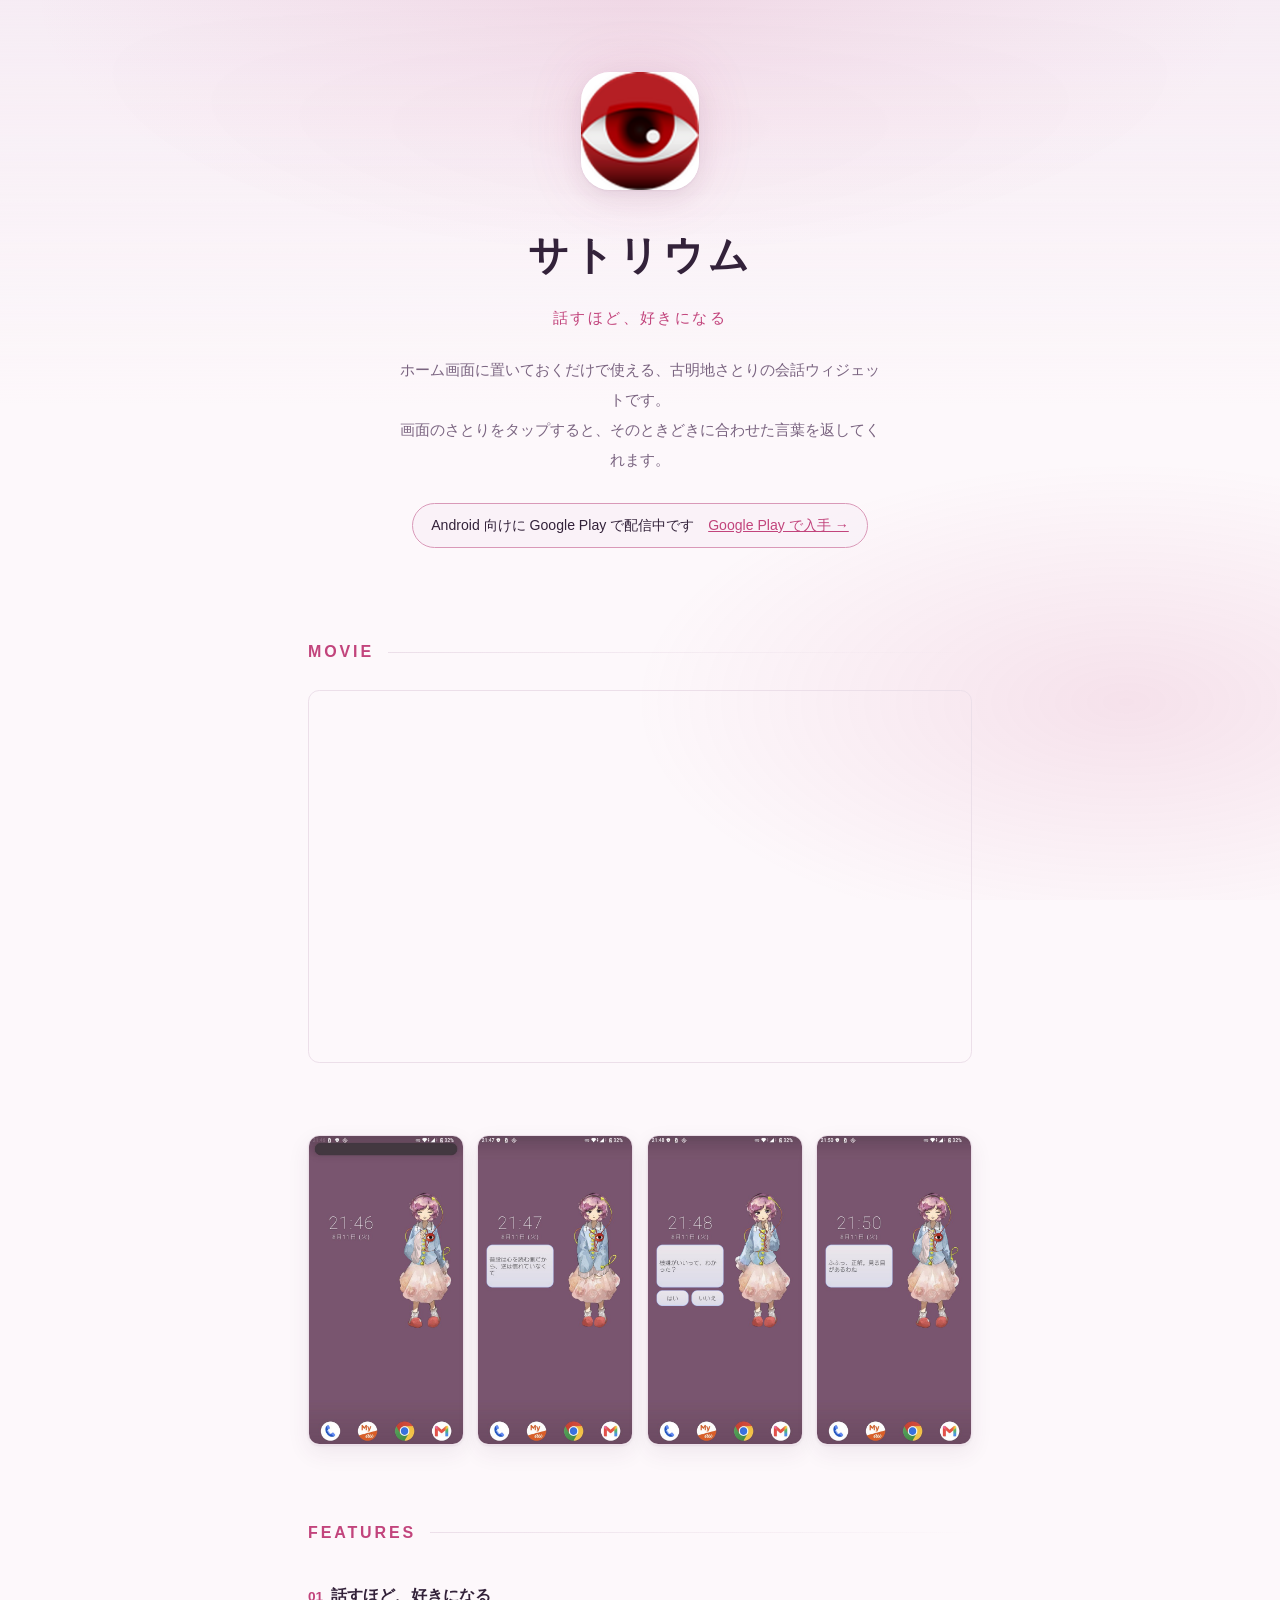
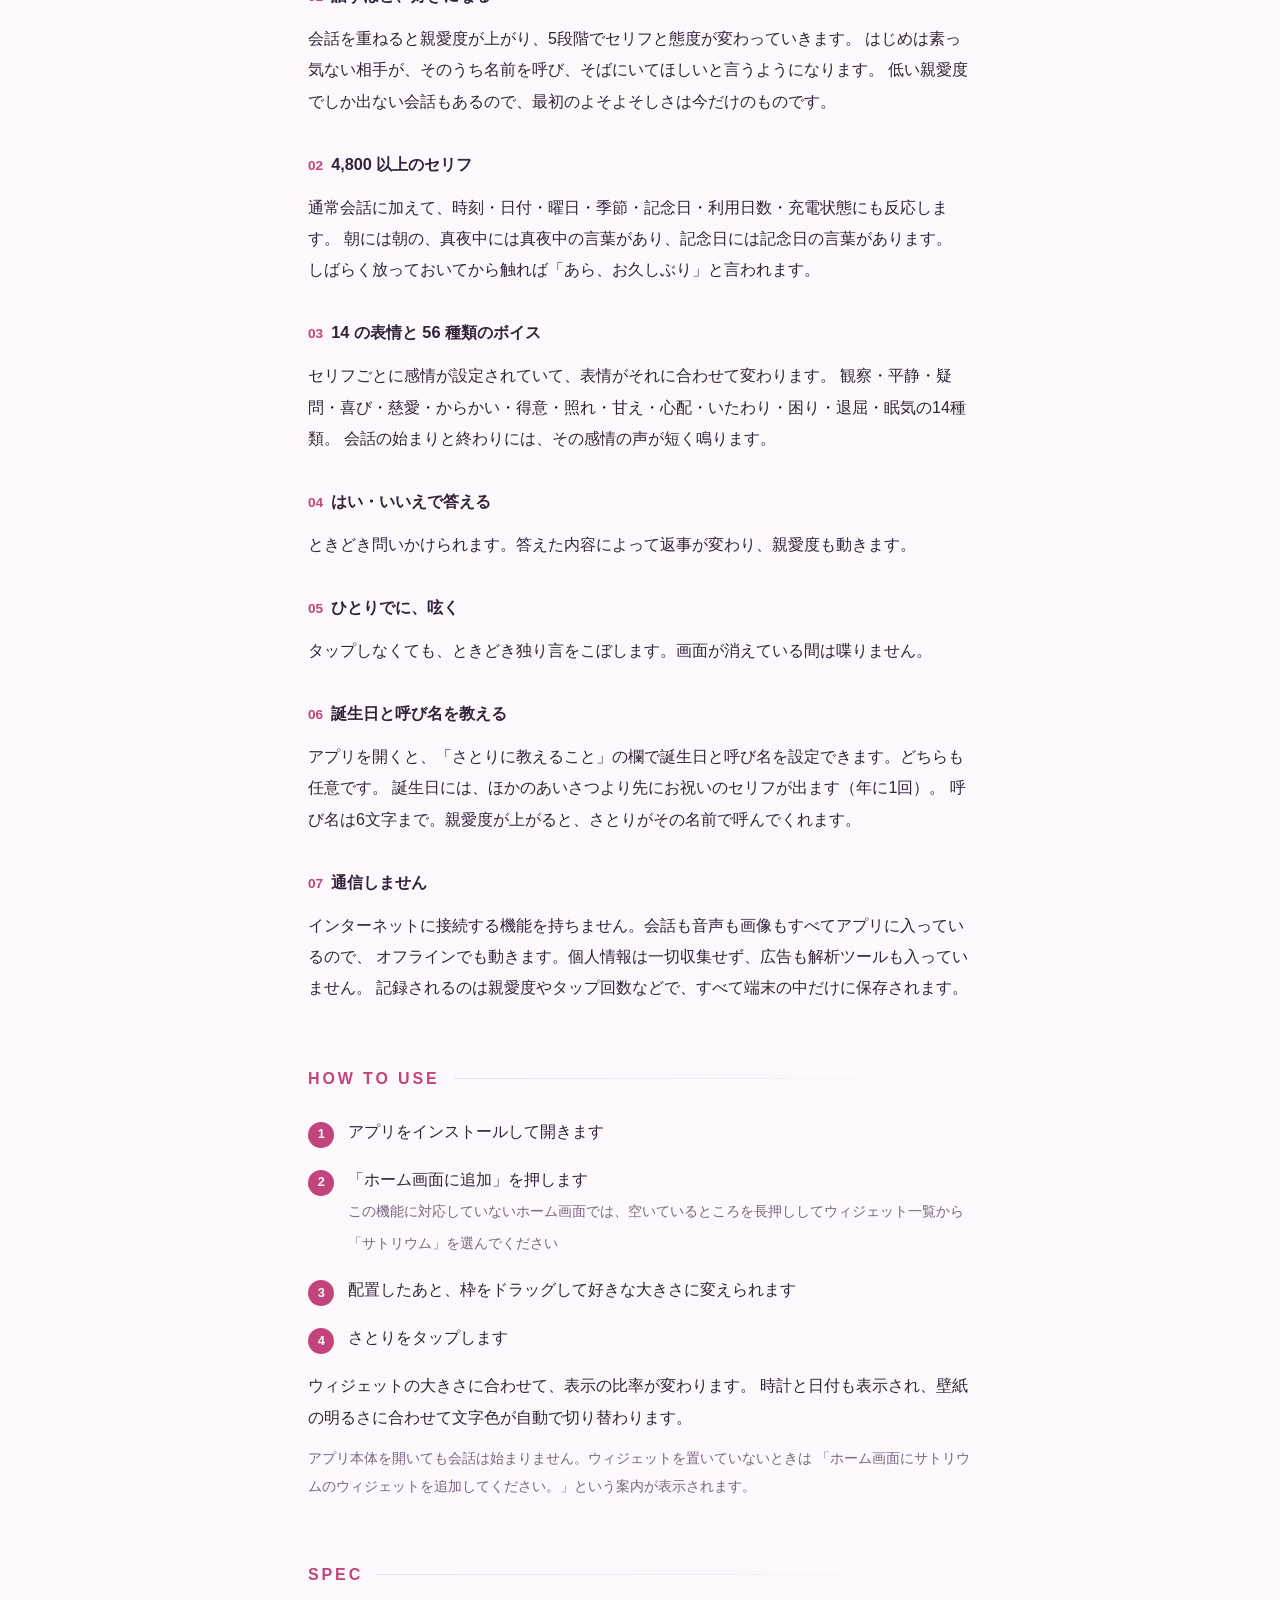
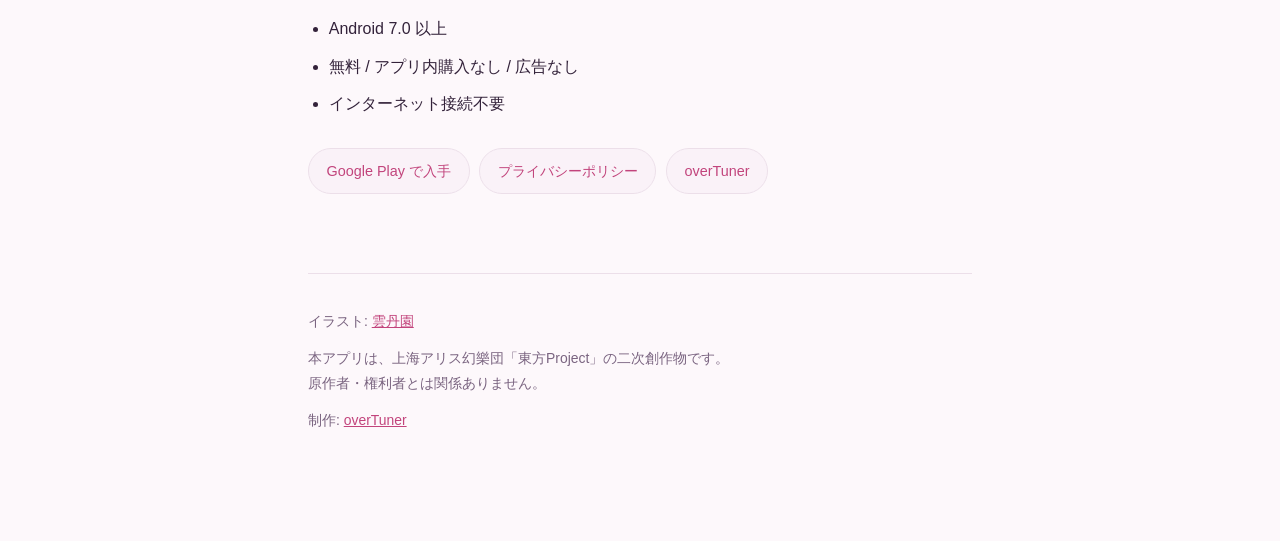
<file: satorium/index.html>
<!DOCTYPE html>
<html lang="ja">
<head>
<meta charset="utf-8">
<meta name="viewport" content="width=device-width, initial-scale=1">
<title>サトリウム — ホーム画面の会話ウィジェット</title>
<meta name="description" content="ホーム画面のさとりをタップすると話しかけてくれる会話ウィジェット。話すほど、好きになる。Android向け・無料・通信なし。">
<link rel="icon" href="../assets/satorium/icon.png">
<link rel="stylesheet" href="../assets/satorium/site.css">
</head>
<body>

<header class="hero">
  <div class="wrap">
    <img class="icon" src="../assets/satorium/icon.png" alt="">
    <h1>サトリウム</h1>
    <p class="catch">話すほど、好きになる</p>
    <p class="lede">
      ホーム画面に置いておくだけで使える、古明地さとりの会話ウィジェットです。<br>
      画面のさとりをタップすると、そのときどきに合わせた言葉を返してくれます。
    </p>

    <p class="badge">
      Android 向けに Google Play で配信中です　<a href="https://play.google.com/store/apps/details?id=tadao.app" rel="noopener">Google Play で入手 →</a>
    </p>
  </div>
</header>

<main class="wrap">

<section>
  <h2>MOVIE</h2>
  <div class="pv" id="pv">
    <iframe src="https://www.youtube-nocookie.com/embed/Cvk1449eIws"
            title="サトリウム 紹介動画" loading="lazy"
            allow="accelerometer; autoplay; clipboard-write; encrypted-media; gyroscope; picture-in-picture"
            allowfullscreen></iframe>
  </div>
</section>

<section>
  <div class="shots">
    <img src="../assets/satorium/shot_1_idle.jpg" alt="ホーム画面に置いたサトリウムのウィジェット" loading="lazy">
    <img src="../assets/satorium/shot_2_talk.jpg" alt="タップして会話しているところ" loading="lazy">
    <img src="../assets/satorium/shot_3_choice.jpg" alt="はい・いいえで答える問いかけ" loading="lazy">
    <img src="../assets/satorium/shot_4_answer.jpg" alt="答えに応じた返事" loading="lazy">
  </div>
</section>

<section>
  <h2>FEATURES</h2>

  <h3><span class="n">01</span>話すほど、好きになる</h3>
  <p>
    会話を重ねると親愛度が上がり、5段階でセリフと態度が変わっていきます。
    はじめは素っ気ない相手が、そのうち名前を呼び、そばにいてほしいと言うようになります。
    低い親愛度でしか出ない会話もあるので、最初のよそよそしさは今だけのものです。
  </p>

  <h3><span class="n">02</span>4,800 以上のセリフ</h3>
  <p>
    通常会話に加えて、時刻・日付・曜日・季節・記念日・利用日数・充電状態にも反応します。
    朝には朝の、真夜中には真夜中の言葉があり、記念日には記念日の言葉があります。
    しばらく放っておいてから触れば「あら、お久しぶり」と言われます。
  </p>

  <h3><span class="n">03</span>14 の表情と 56 種類のボイス</h3>
  <p>
    セリフごとに感情が設定されていて、表情がそれに合わせて変わります。
    観察・平静・疑問・喜び・慈愛・からかい・得意・照れ・甘え・心配・いたわり・困り・退屈・眠気の14種類。
    会話の始まりと終わりには、その感情の声が短く鳴ります。
  </p>

  <h3><span class="n">04</span>はい・いいえで答える</h3>
  <p>
    ときどき問いかけられます。答えた内容によって返事が変わり、親愛度も動きます。
  </p>

  <h3><span class="n">05</span>ひとりでに、呟く</h3>
  <p>
    タップしなくても、ときどき独り言をこぼします。画面が消えている間は喋りません。
  </p>

  <h3><span class="n">06</span>誕生日と呼び名を教える</h3>
  <p>
    アプリを開くと、「さとりに教えること」の欄で誕生日と呼び名を設定できます。どちらも任意です。
    誕生日には、ほかのあいさつより先にお祝いのセリフが出ます（年に1回）。
    呼び名は6文字まで。親愛度が上がると、さとりがその名前で呼んでくれます。
  </p>

  <h3><span class="n">07</span>通信しません</h3>
  <p>
    インターネットに接続する機能を持ちません。会話も音声も画像もすべてアプリに入っているので、
    オフラインでも動きます。個人情報は一切収集せず、広告も解析ツールも入っていません。
    記録されるのは親愛度やタップ回数などで、すべて端末の中だけに保存されます。
  </p>
</section>

<section>
  <h2>HOW TO USE</h2>
  <ol class="steps">
    <li>アプリをインストールして開きます</li>
    <li>
      「ホーム画面に追加」を押します<br>
      <span class="muted">この機能に対応していないホーム画面では、空いているところを長押ししてウィジェット一覧から「サトリウム」を選んでください</span>
    </li>
    <li>配置したあと、枠をドラッグして好きな大きさに変えられます</li>
    <li>さとりをタップします</li>
  </ol>
  <p>
    ウィジェットの大きさに合わせて、表示の比率が変わります。
    時計と日付も表示され、壁紙の明るさに合わせて文字色が自動で切り替わります。
  </p>
  <p class="muted">
    アプリ本体を開いても会話は始まりません。ウィジェットを置いていないときは
    「ホーム画面にサトリウムのウィジェットを追加してください。」という案内が表示されます。
  </p>
</section>

<section>
  <h2>SPEC</h2>
  <ul>
    <li>Android 7.0 以上</li>
    <li>無料 / アプリ内購入なし / 広告なし</li>
    <li>インターネット接続不要</li>
  </ul>

  <ul class="chips">
    <li><a href="https://play.google.com/store/apps/details?id=tadao.app" rel="noopener">Google Play で入手</a></li>
    <li><a href="privacy.html">プライバシーポリシー</a></li>
    <li><a href="../index.html">overTuner</a></li>
  </ul>
</section>

<footer>
  <p>イラスト: <a href="https://azure692677.studio.site/" rel="noopener">雲丹園</a></p>
  <p>
    本アプリは、上海アリス幻樂団「東方Project」の二次創作物です。<br>
    原作者・権利者とは関係ありません。
  </p>
  <p>制作: <a href="../index.html">overTuner</a></p>
</footer>

</main>


</body>
</html>
</file>
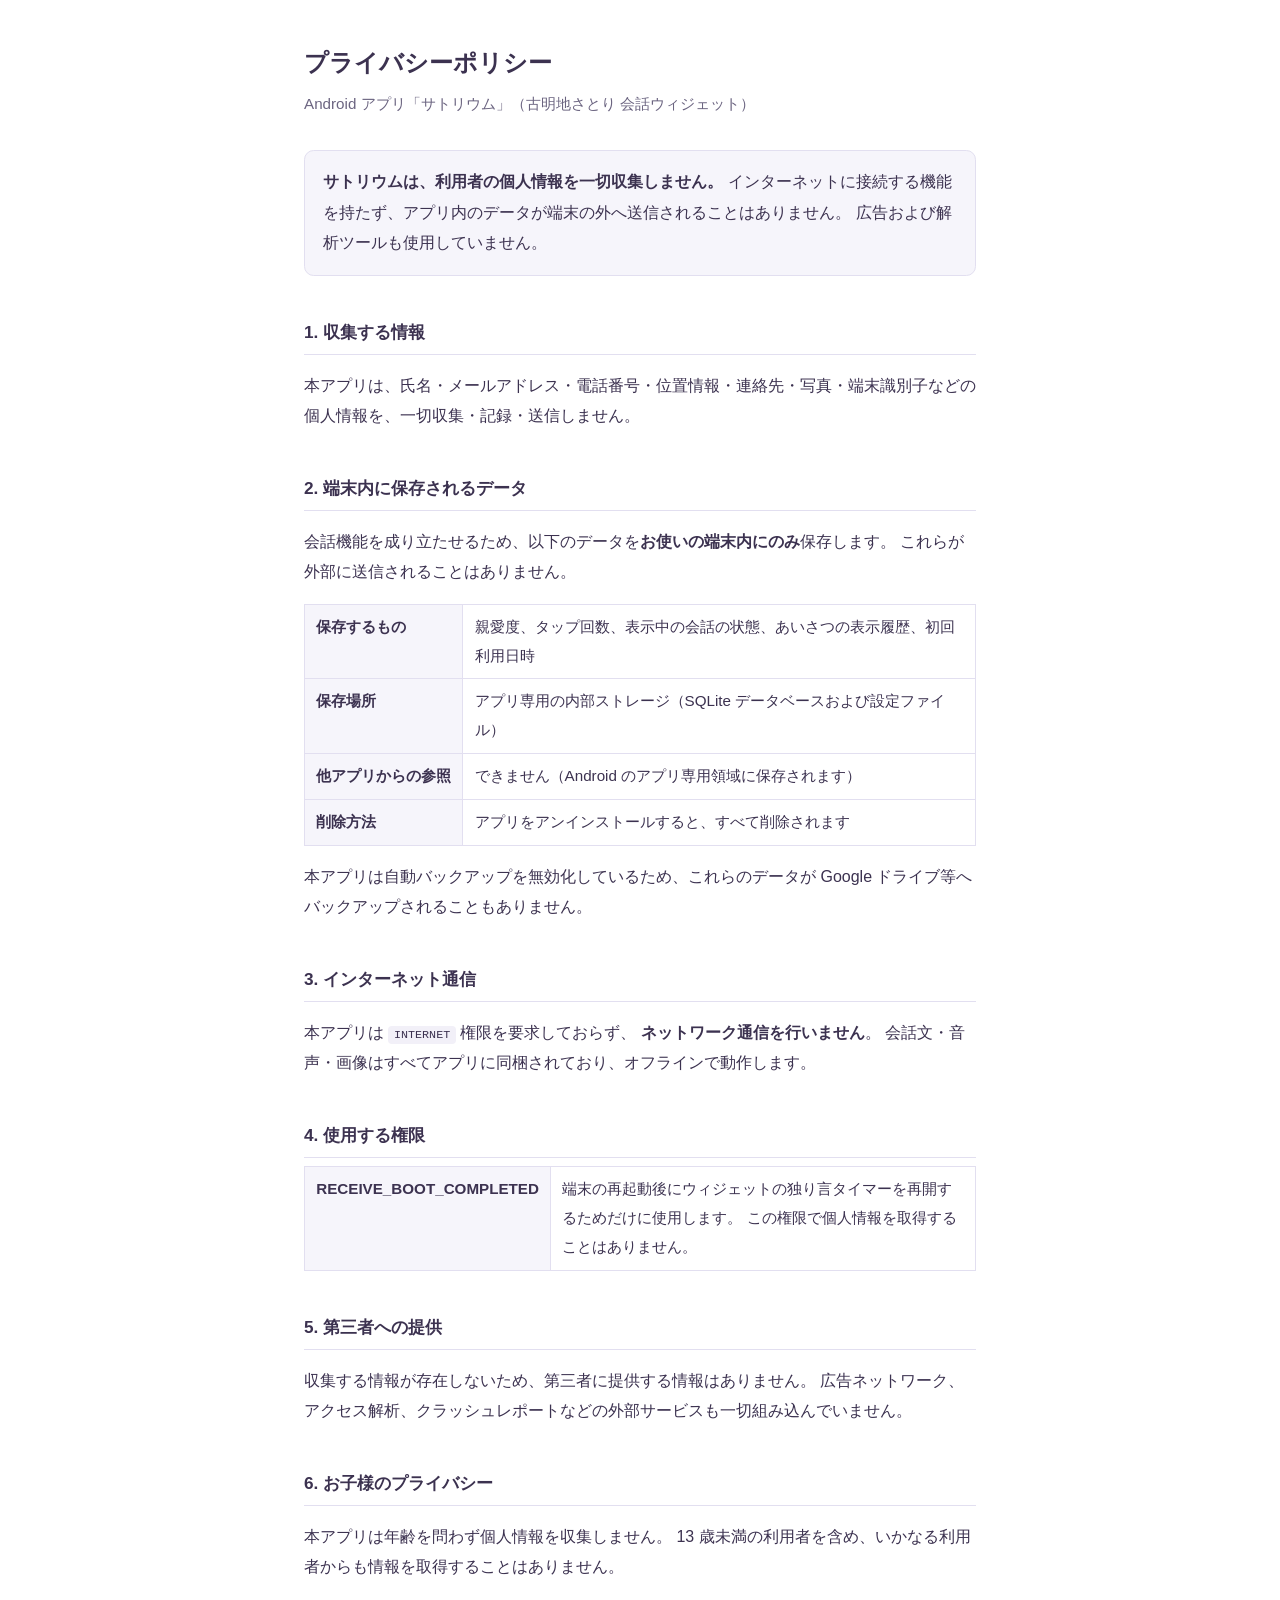
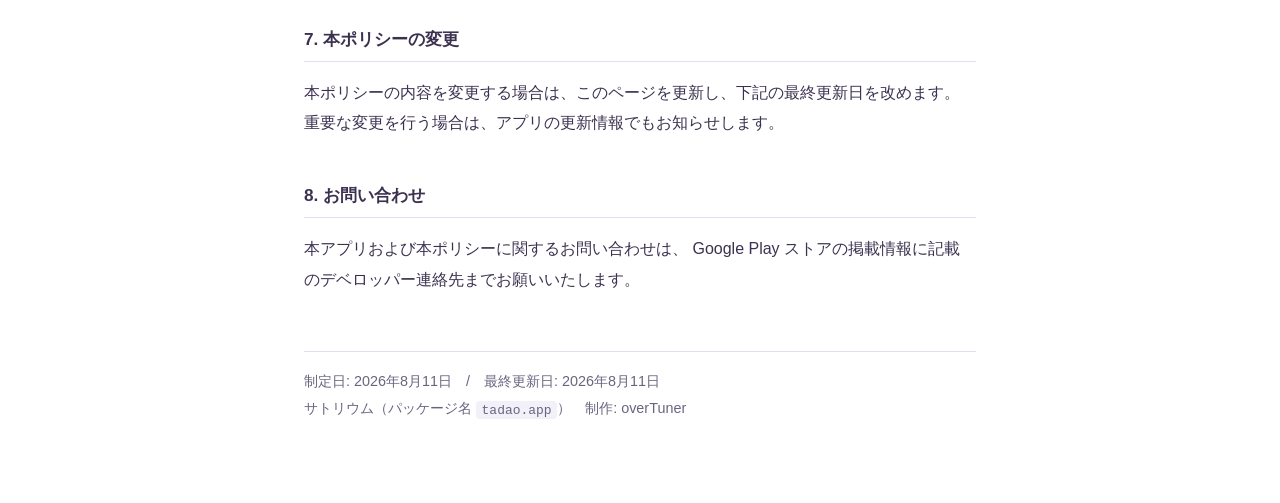
<file: satorium/privacy.html>
<!DOCTYPE html>
<html lang="ja">
<head>
<meta charset="utf-8">
<meta name="viewport" content="width=device-width, initial-scale=1">
<title>プライバシーポリシー — サトリウム</title>
<style>
  :root { color-scheme: light dark; }
  body {
    margin: 0 auto; padding: 2.5rem 1.25rem 5rem; max-width: 42rem;
    font-family: -apple-system, "Segoe UI", "Hiragino Sans", "Noto Sans JP", sans-serif;
    line-height: 1.9; color: #3c3250; background: #fff;
    -webkit-text-size-adjust: 100%;
  }
  h1 { font-size: 1.5rem; margin: 0 0 .25rem; }
  h2 { font-size: 1.075rem; margin: 2.5rem 0 .5rem; padding-bottom: .35rem;
       border-bottom: 1px solid #e2dff0; }
  .sub { color: #6b6480; margin: 0 0 2rem; font-size: .95rem; }
  .lede { background: #f6f5fb; border: 1px solid #e2dff0; border-radius: .6rem;
          padding: 1rem 1.15rem; margin: 0 0 2rem; }
  ul { padding-left: 1.3rem; }
  li { margin: .35rem 0; }
  table { border-collapse: collapse; width: 100%; font-size: .95rem; }
  th, td { border: 1px solid #e2dff0; padding: .5rem .7rem; text-align: left;
           vertical-align: top; }
  th { background: #f6f5fb; font-weight: 600; white-space: nowrap; }
  footer { margin-top: 3.5rem; padding-top: 1rem; border-top: 1px solid #e2dff0;
           color: #6b6480; font-size: .9rem; }
  code { background: #f2f0f8; padding: .1rem .35rem; border-radius: .25rem;
         font-size: .9em; }
  @media (prefers-color-scheme: dark) {
    body { background: #17151f; color: #e6e2f0; }
    h2, table th, table td, .lede, footer { border-color: #35304a; }
    .lede, th { background: #211e2c; }
    .sub, footer { color: #a9a2bd; }
    code { background: #211e2c; }
  }
</style>
</head>
<body>

<h1>プライバシーポリシー</h1>
<p class="sub">Android アプリ「サトリウム」（古明地さとり 会話ウィジェット）</p>

<p class="lede">
  <strong>サトリウムは、利用者の個人情報を一切収集しません。</strong>
  インターネットに接続する機能を持たず、アプリ内のデータが端末の外へ送信されることはありません。
  広告および解析ツールも使用していません。
</p>

<h2>1. 収集する情報</h2>
<p>
  本アプリは、氏名・メールアドレス・電話番号・位置情報・連絡先・写真・端末識別子などの
  個人情報を、一切収集・記録・送信しません。
</p>

<h2>2. 端末内に保存されるデータ</h2>
<p>
  会話機能を成り立たせるため、以下のデータを<strong>お使いの端末内にのみ</strong>保存します。
  これらが外部に送信されることはありません。
</p>
<table>
  <tr><th>保存するもの</th><td>親愛度、タップ回数、表示中の会話の状態、あいさつの表示履歴、初回利用日時</td></tr>
  <tr><th>保存場所</th><td>アプリ専用の内部ストレージ（SQLite データベースおよび設定ファイル）</td></tr>
  <tr><th>他アプリからの参照</th><td>できません（Android のアプリ専用領域に保存されます）</td></tr>
  <tr><th>削除方法</th><td>アプリをアンインストールすると、すべて削除されます</td></tr>
</table>
<p>
  本アプリは自動バックアップを無効化しているため、これらのデータが
  Google ドライブ等へバックアップされることもありません。
</p>

<h2>3. インターネット通信</h2>
<p>
  本アプリは <code>INTERNET</code> 権限を要求しておらず、
  <strong>ネットワーク通信を行いません</strong>。
  会話文・音声・画像はすべてアプリに同梱されており、オフラインで動作します。
</p>

<h2>4. 使用する権限</h2>
<table>
  <tr>
    <th>RECEIVE_BOOT_COMPLETED</th>
    <td>
      端末の再起動後にウィジェットの独り言タイマーを再開するためだけに使用します。
      この権限で個人情報を取得することはありません。
    </td>
  </tr>
</table>

<h2>5. 第三者への提供</h2>
<p>
  収集する情報が存在しないため、第三者に提供する情報はありません。
  広告ネットワーク、アクセス解析、クラッシュレポートなどの外部サービスも一切組み込んでいません。
</p>

<h2>6. お子様のプライバシー</h2>
<p>
  本アプリは年齢を問わず個人情報を収集しません。
  13 歳未満の利用者を含め、いかなる利用者からも情報を取得することはありません。
</p>

<h2>7. 本ポリシーの変更</h2>
<p>
  本ポリシーの内容を変更する場合は、このページを更新し、下記の最終更新日を改めます。
  重要な変更を行う場合は、アプリの更新情報でもお知らせします。
</p>

<h2>8. お問い合わせ</h2>
<p>
  本アプリおよび本ポリシーに関するお問い合わせは、
  Google Play ストアの掲載情報に記載のデベロッパー連絡先までお願いいたします。
</p>

<footer>
  制定日: 2026年8月11日　/　最終更新日: 2026年8月11日<br>
  サトリウム（パッケージ名 <code>tadao.app</code>）　制作: overTuner
</footer>

</body>
</html>
</file>
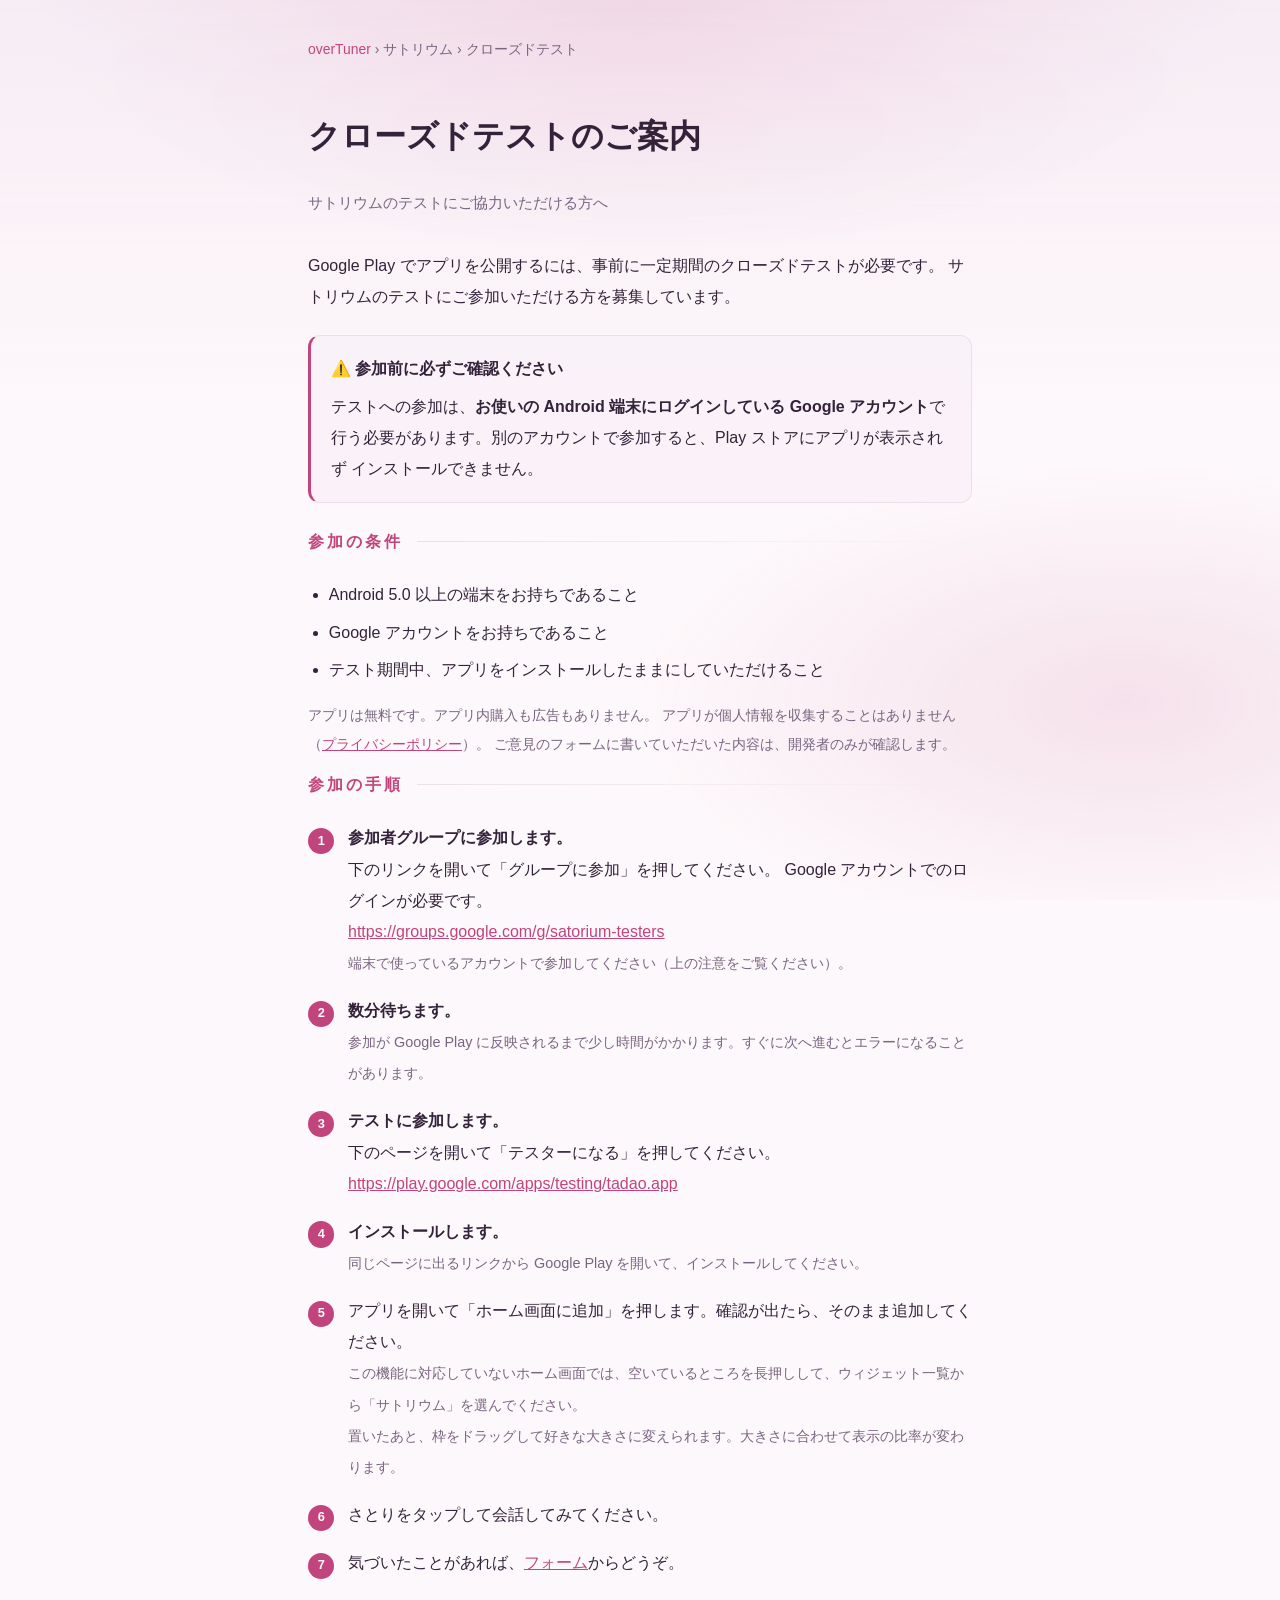
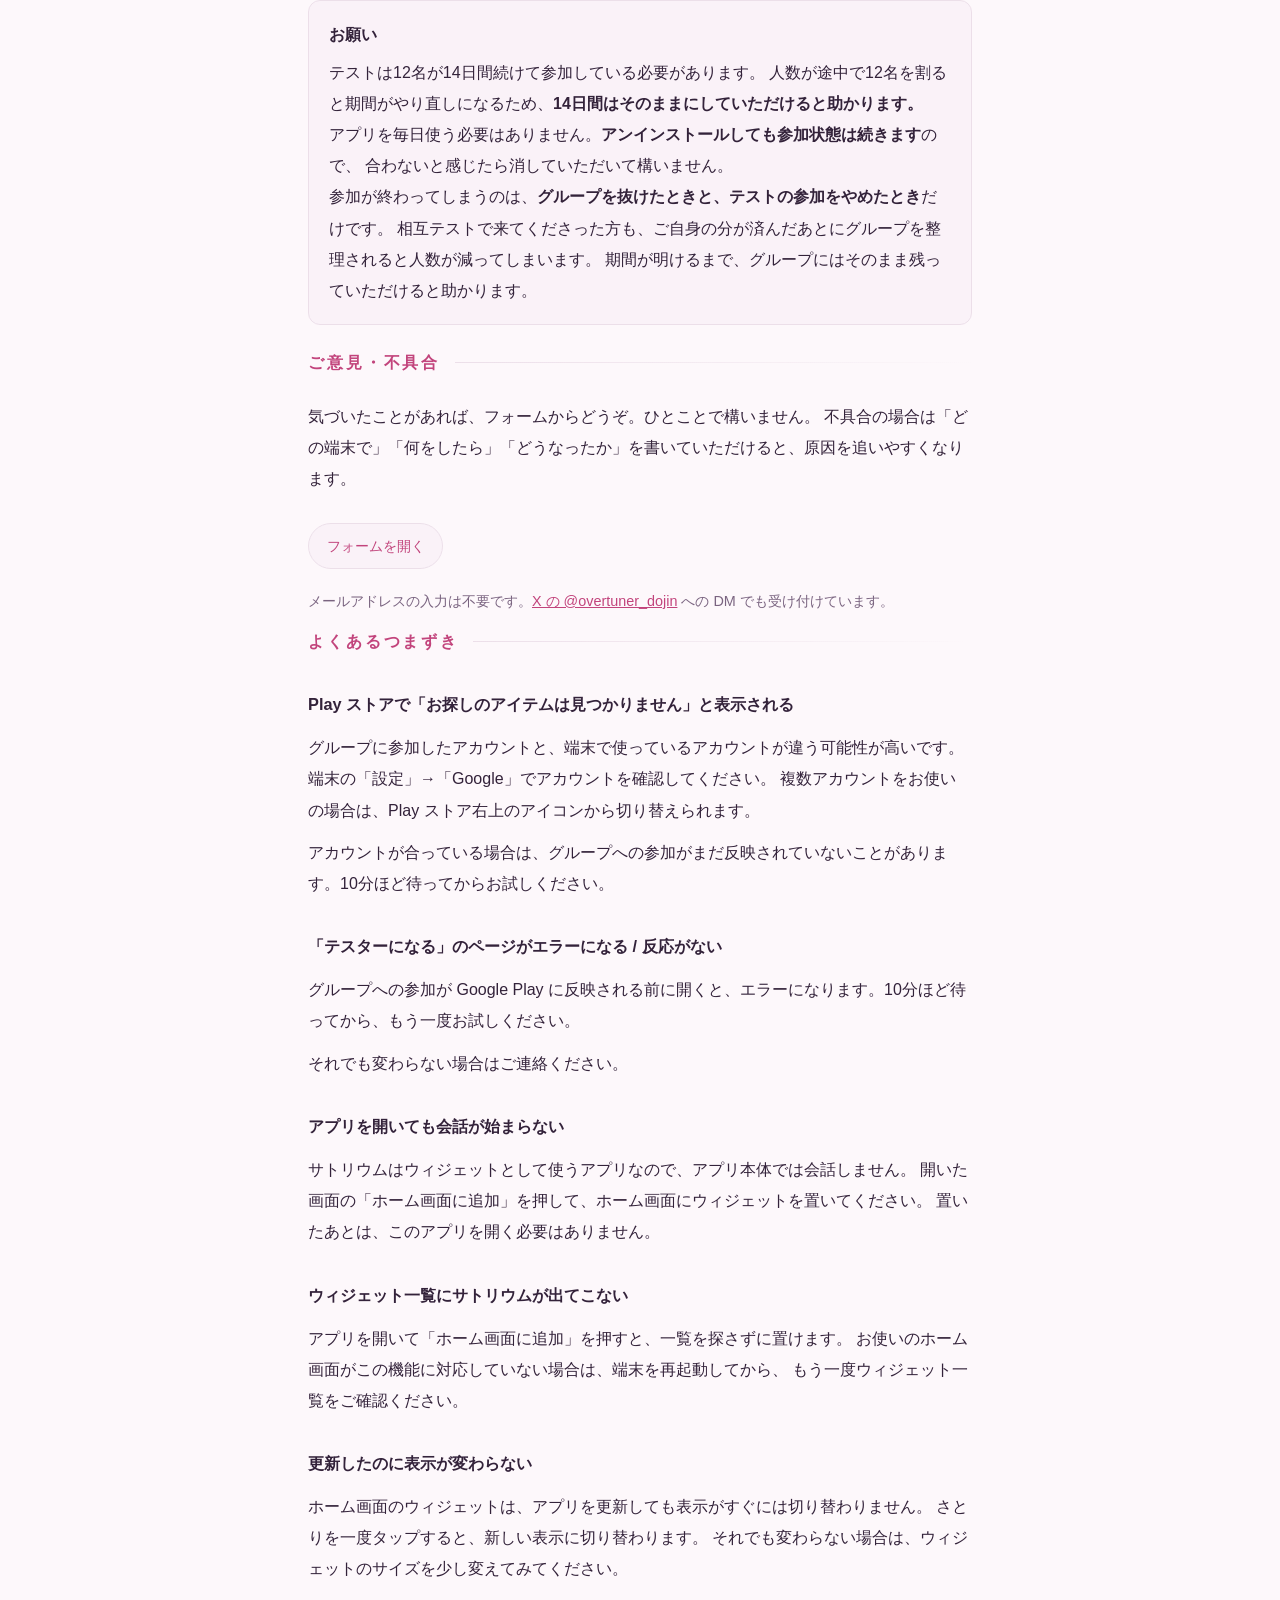
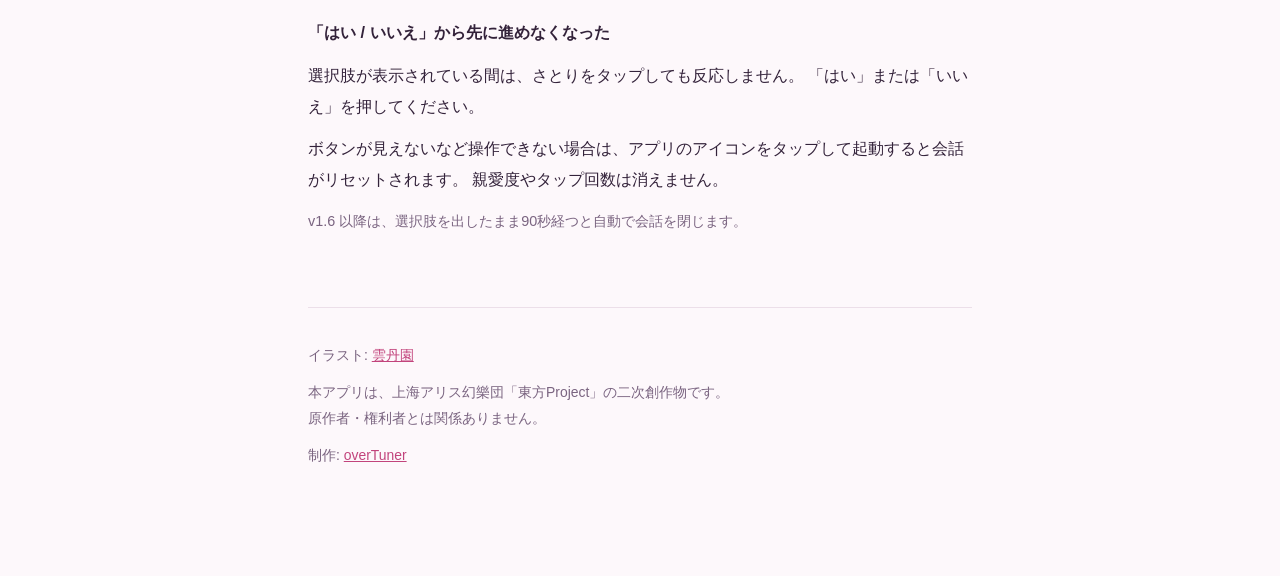
<file: satorium/test.html>
<!DOCTYPE html>
<html lang="ja">
<head>
<meta charset="utf-8">
<meta name="viewport" content="width=device-width, initial-scale=1">
<title>クローズドテストのご案内 — サトリウム</title>
<meta name="description" content="Androidアプリ「サトリウム」クローズドテストの参加方法とご注意。">
<link rel="icon" href="../assets/satorium/icon.png">
<link rel="stylesheet" href="../assets/satorium/site.css">
</head>
<body>

<div class="wrap">

<nav class="crumb"><a href="../index.html">overTuner</a> › サトリウム › クローズドテスト</nav>

<h1>クローズドテストのご案内</h1>
<p class="sub">サトリウムのテストにご協力いただける方へ</p>

<p>
Google Play でアプリを公開するには、事前に一定期間のクローズドテストが必要です。
サトリウムのテストにご参加いただける方を募集しています。
</p>

<div class="panel note">
  <p style="margin:0 0 .4rem"><strong>⚠️ 参加前に必ずご確認ください</strong></p>
  <p style="margin:0">
    テストへの参加は、<strong>お使いの Android 端末にログインしている Google アカウント</strong>で
    行う必要があります。別のアカウントで参加すると、Play ストアにアプリが表示されず
    インストールできません。
  </p>
</div>

<h2>参加の条件</h2>
<ul>
  <li>Android 5.0 以上の端末をお持ちであること</li>
  <li>Google アカウントをお持ちであること</li>
  <li>テスト期間中、アプリをインストールしたままにしていただけること</li>
</ul>

<p class="muted">
アプリは無料です。アプリ内購入も広告もありません。
アプリが個人情報を収集することはありません（<a href="privacy.html">プライバシーポリシー</a>）。
ご意見のフォームに書いていただいた内容は、開発者のみが確認します。
</p>

<h2>参加の手順</h2>

<ol class="steps">
  <li>
    <strong>参加者グループに参加します。</strong><br>
    下のリンクを開いて「グループに参加」を押してください。
    Google アカウントでのログインが必要です。<br>
    <a href="https://groups.google.com/g/satorium-testers" rel="noopener">https://groups.google.com/g/satorium-testers</a><br>
    <span class="muted">端末で使っているアカウントで参加してください（上の注意をご覧ください）。</span>
  </li>
  <li>
    <strong>数分待ちます。</strong><br>
    <span class="muted">参加が Google Play に反映されるまで少し時間がかかります。すぐに次へ進むとエラーになることがあります。</span>
  </li>
  <li>
    <strong>テストに参加します。</strong><br>
    下のページを開いて「テスターになる」を押してください。<br>
    <a href="https://play.google.com/apps/testing/tadao.app" rel="noopener">https://play.google.com/apps/testing/tadao.app</a>
  </li>
  <li>
    <strong>インストールします。</strong><br>
    <span class="muted">同じページに出るリンクから Google Play を開いて、インストールしてください。</span>
  </li>
  <li>
    アプリを開いて「ホーム画面に追加」を押します。確認が出たら、そのまま追加してください。<br>
    <span class="muted">この機能に対応していないホーム画面では、空いているところを長押しして、ウィジェット一覧から「サトリウム」を選んでください。<br>
    置いたあと、枠をドラッグして好きな大きさに変えられます。大きさに合わせて表示の比率が変わります。</span>
  </li>
  <li>
    さとりをタップして会話してみてください。
  </li>
  <li>
    気づいたことがあれば、<a href="#feedback">フォーム</a>からどうぞ。
  </li>
</ol>

<div class="panel">
  <p style="margin:0 0 .4rem"><strong>お願い</strong></p>
  <p style="margin:0">
    テストは12名が14日間続けて参加している必要があります。
    人数が途中で12名を割ると期間がやり直しになるため、<strong>14日間はそのままにしていただけると助かります。</strong><br>
    アプリを毎日使う必要はありません。<strong>アンインストールしても参加状態は続きます</strong>ので、
    合わないと感じたら消していただいて構いません。<br>
    参加が終わってしまうのは、<strong>グループを抜けたときと、テストの参加をやめたとき</strong>だけです。
    相互テストで来てくださった方も、ご自身の分が済んだあとにグループを整理されると人数が減ってしまいます。
    期間が明けるまで、グループにはそのまま残っていただけると助かります。
  </p>
</div>
<h2 id="feedback">ご意見・不具合</h2>
<p>
気づいたことがあれば、フォームからどうぞ。ひとことで構いません。
不具合の場合は「どの端末で」「何をしたら」「どうなったか」を書いていただけると、原因を追いやすくなります。
</p>
<ul class="chips">
  <li><a href="https://forms.gle/BZpQxGcycVL2BAiB6" rel="noopener">フォームを開く</a></li>
</ul>
<p class="muted">
メールアドレスの入力は不要です。<a href="https://x.com/overtuner_dojin" rel="noopener">X の @overtuner_dojin</a> への DM でも受け付けています。
</p>

<h2>よくあるつまずき</h2>

<h3>Play ストアで「お探しのアイテムは見つかりません」と表示される</h3>
<p>
グループに参加したアカウントと、端末で使っているアカウントが違う可能性が高いです。
端末の「設定」→「Google」でアカウントを確認してください。
複数アカウントをお使いの場合は、Play ストア右上のアイコンから切り替えられます。
</p>
<p>
アカウントが合っている場合は、グループへの参加がまだ反映されていないことがあります。10分ほど待ってからお試しください。
</p>

<h3>「テスターになる」のページがエラーになる / 反応がない</h3>
<p>
グループへの参加が Google Play に反映される前に開くと、エラーになります。10分ほど待ってから、もう一度お試しください。
</p>
<p>
それでも変わらない場合はご連絡ください。
</p>

<h3>アプリを開いても会話が始まらない</h3>
<p>
サトリウムはウィジェットとして使うアプリなので、アプリ本体では会話しません。
開いた画面の「ホーム画面に追加」を押して、ホーム画面にウィジェットを置いてください。
置いたあとは、このアプリを開く必要はありません。
</p>

<h3>ウィジェット一覧にサトリウムが出てこない</h3>
<p>
アプリを開いて「ホーム画面に追加」を押すと、一覧を探さずに置けます。
お使いのホーム画面がこの機能に対応していない場合は、端末を再起動してから、
もう一度ウィジェット一覧をご確認ください。
</p>

<h3>更新したのに表示が変わらない</h3>
<p>
ホーム画面のウィジェットは、アプリを更新しても表示がすぐには切り替わりません。
さとりを一度タップすると、新しい表示に切り替わります。
それでも変わらない場合は、ウィジェットのサイズを少し変えてみてください。
</p>

<h3>「はい / いいえ」から先に進めなくなった</h3>
<p>
選択肢が表示されている間は、さとりをタップしても反応しません。
「はい」または「いいえ」を押してください。
</p>
<p>
ボタンが見えないなど操作できない場合は、アプリのアイコンをタップして起動すると会話がリセットされます。
親愛度やタップ回数は消えません。
</p>
<p class="muted">
v1.6 以降は、選択肢を出したまま90秒経つと自動で会話を閉じます。
</p>

<footer>
  <p>
    イラスト: <a href="https://azure692677.studio.site/" rel="noopener">雲丹園</a>
  </p>
  <p>
    本アプリは、上海アリス幻樂団「東方Project」の二次創作物です。<br>
    原作者・権利者とは関係ありません。
  </p>
  <p>制作: <a href="../index.html">overTuner</a></p>
</footer>

</div>

</body>
</html>
</file>
<file: assets/satorium/site.css>
/* サトリウム 特設サイト — 覚と第三の眼 */

:root {
  color-scheme: dark light;
  --bg:      #120a16;
  --bg-deep: #08040b;
  --panel:   #1c1023;
  --fg:      #f2e8f2;
  --muted:   #b3a0b9;
  --line:    #2f2039;
  --accent:  #ff87b8;
  --accent-soft: #d9a4ff;
  --glow: rgba(255,135,184,.22);
  --shadow: 0 1px 3px rgba(0,0,0,.55), 0 10px 30px rgba(0,0,0,.4);
}

@media (prefers-color-scheme: light) {
  :root {
    --bg:      #fdf8fb;
    --bg-deep: #f6ecf4;
    --panel:   #f9f1f7;
    --fg:      #33223a;
    --muted:   #7a6480;
    --line:    #ecdfe9;
    --accent:  #c2447c;
    --accent-soft: #8a5bb5;
    --glow: rgba(194,68,124,.12);
    --shadow: 0 1px 2px rgba(80,40,80,.08), 0 8px 22px rgba(80,40,80,.08);
  }
}

* { box-sizing: border-box; }
html { scroll-behavior: smooth; }

body {
  margin: 0;
  padding: 0 0 6rem;
  font-family: -apple-system, "Segoe UI", "Hiragino Sans", "Noto Sans JP", sans-serif;
  line-height: 1.95;
  color: var(--fg);
  background: var(--bg);
  -webkit-text-size-adjust: 100%;
  overflow-x: hidden;
}

/* 第三の眼のような、中心から滲む光 */
body::before {
  content: "";
  position: fixed;
  inset: 0;
  z-index: -1;
  background:
    radial-gradient(ellipse 70% 42% at 50% 0%, var(--glow), transparent 68%),
    radial-gradient(ellipse 55% 38% at 88% 78%, var(--glow), transparent 70%),
    linear-gradient(180deg, var(--bg-deep), transparent 45%);
  pointer-events: none;
}

.wrap { max-width: 44rem; margin: 0 auto; padding: 0 1.25rem; }

/* ヒーロー */
.hero { text-align: center; padding: 4.5rem 0 2.5rem; }
.hero .icon {
  width: 118px; height: 118px;
  border-radius: 1.8rem;
  box-shadow: var(--shadow), 0 0 60px var(--glow);
  display: block; margin: 0 auto 1.6rem;
}
.hero h1 {
  font-size: clamp(1.9rem, 6vw, 2.5rem);
  margin: 0;
  letter-spacing: .1em;
  font-weight: 600;
}
.hero .catch {
  color: var(--accent);
  letter-spacing: .16em;
  font-size: .95rem;
  margin: .6rem 0 0;
}
.hero .lede { color: var(--muted); font-size: .96rem; margin: 1.4rem auto 0; max-width: 30rem; }

.badge {
  display: inline-block;
  margin: 1.75rem 0 0;
  padding: .5rem 1.15rem;
  border: 1px solid color-mix(in srgb, var(--accent) 45%, var(--line));
  border-radius: 999px;
  background: color-mix(in srgb, var(--panel) 75%, transparent);
  font-size: .88rem;
}
.badge a { color: var(--accent); }

h2 {
  font-size: 1rem;
  letter-spacing: .18em;
  color: var(--accent);
  font-weight: 600;
  margin: 0 0 1.4rem;
  display: flex; align-items: center; gap: .9rem;
}
h2::after { content: ""; flex: 1; height: 1px; background: linear-gradient(90deg, var(--line), transparent); }

h3 { font-size: 1.02rem; margin: 2rem 0 .35rem; }
h3 .n { color: var(--accent); font-size: .85rem; margin-right: .5rem; }

section { padding: 3rem 0 0; }
p { margin: .7rem 0; }
a { color: var(--accent); }
a:hover { color: var(--accent-soft); }
.muted { color: var(--muted); font-size: .9rem; }
ul { padding-left: 1.3rem; }
li { margin: .4rem 0; }

.shots {
  display: grid;
  grid-template-columns: repeat(auto-fit, minmax(140px, 1fr));
  gap: .85rem;
  margin: 1.5rem 0;
}
.shots img {
  width: 100%; height: auto;
  border: 1px solid var(--line);
  border-radius: .7rem;
  box-shadow: var(--shadow);
}

.panel {
  background: color-mix(in srgb, var(--panel) 75%, transparent);
  border: 1px solid var(--line);
  border-radius: .75rem;
  padding: 1.1rem 1.25rem;
  margin: 1.4rem 0;
}
.note { border-left: 3px solid var(--accent); }

.pv { position: relative; aspect-ratio: 16 / 9; }
.pv iframe {
  position: absolute; inset: 0;
  width: 100%; height: 100%;
  border: 1px solid var(--line);
  border-radius: .7rem;
}
.pv img { width: 100%; height: auto; border: 1px solid var(--line); border-radius: .7rem; }

.steps { counter-reset: s; list-style: none; padding: 0; }
.steps li { counter-increment: s; position: relative; padding-left: 2.5rem; margin: 1.05rem 0; }
.steps li::before {
  content: counter(s);
  position: absolute; left: 0; top: .35rem;
  width: 1.65rem; height: 1.65rem; border-radius: 50%;
  background: var(--accent); color: var(--bg);
  font-size: .8rem; font-weight: 700;
  display: grid; place-items: center;
}

.chips { display: flex; flex-wrap: wrap; gap: .6rem; padding: 0; list-style: none; margin: 1.4rem 0 0; }
.chips a {
  display: inline-block; padding: .5rem 1.1rem;
  border: 1px solid var(--line); border-radius: 999px;
  background: color-mix(in srgb, var(--panel) 75%, transparent);
  text-decoration: none; font-size: .9rem;
  transition: border-color .18s;
}
.chips a:hover { border-color: color-mix(in srgb, var(--accent) 50%, var(--line)); }

nav.crumb { padding: 2.25rem 0 1.25rem; font-size: .87rem; color: var(--muted); }
nav.crumb a { text-decoration: none; }

footer {
  margin-top: 4.5rem; padding-top: 1.5rem;
  border-top: 1px solid var(--line);
  color: var(--muted); font-size: .87rem; line-height: 1.85;
}
.sub { color: var(--muted); font-size: .95rem; margin: .4rem 0 2rem; }
</file>
